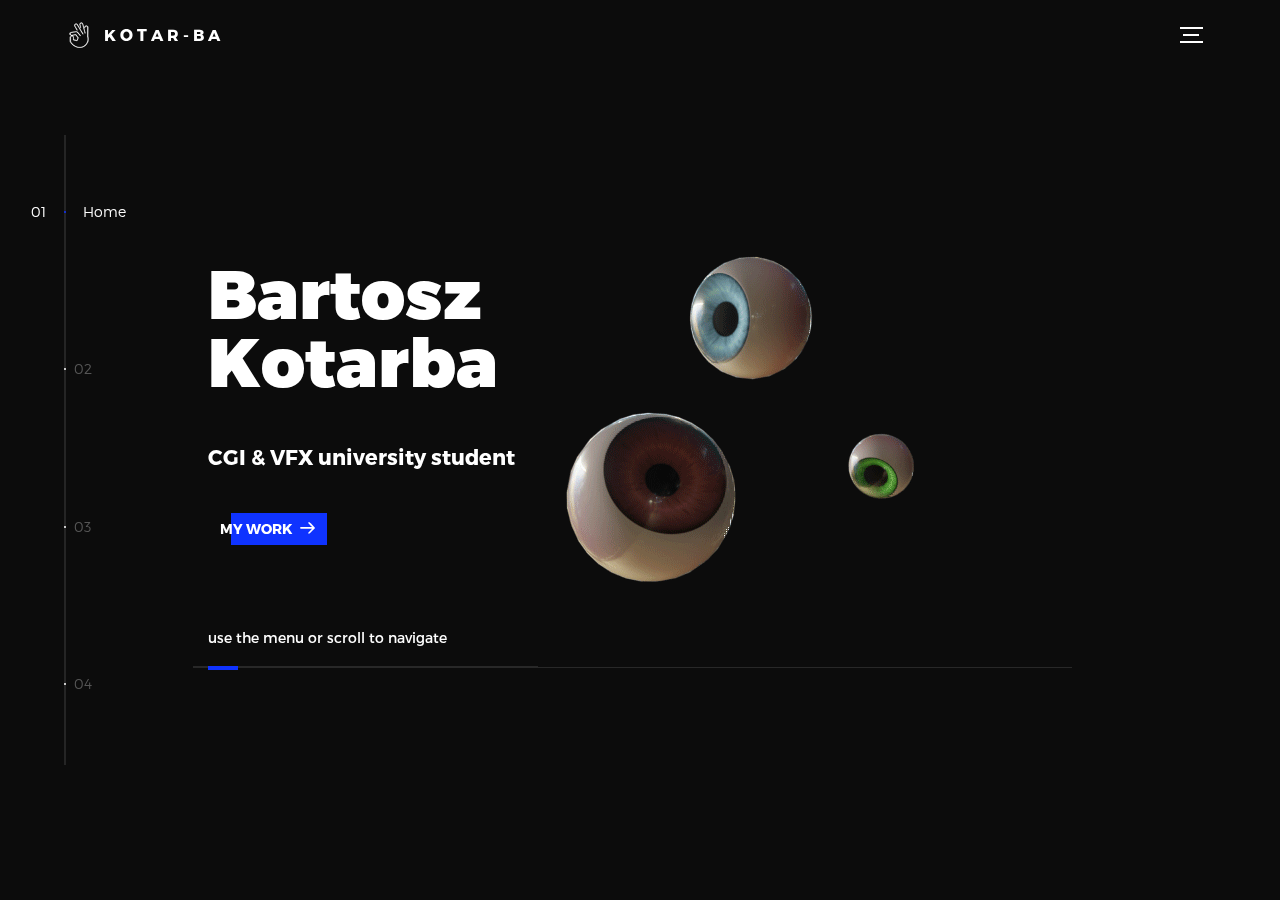
<file: index.html>
<!DOCTYPE html>
<html lang="en">
<head>
  <link rel="icon" href="assets/img/logo.png">
  <title>k o t a r - b a</title>
  <meta charset="utf-8">
  <meta name="viewport" content="width=device-width, initial-scale=1">
  <meta http-equiv="X-UA-Compatible" content="IE=edge">
  <meta name="description" content="HTML5 website template">
  <meta name="keywords" content="global, template, html, sass, jquery">
  <meta name="author" content="Bucky Maler">
  <link rel="stylesheet" href="assets/css/main.css">
</head>
<body>

<!-- notification for small viewports and landscape oriented smartphones -->
<div class="device-notification">
  <a class="device-notification--logo" href="#0">
    <img src="assets/img/logo.png" alt="Global">
    <p>k o t a r - b a</p>
  </a>
  <p class="device-notification--message">Please orient your device to portrait or find a larger screen for this to work properly.</p>
</div>

<div class="perspective effect-rotate-left">
  <div class="container"><div class="outer-nav--return"></div>
    <div id="viewport" class="l-viewport">
      <div class="l-wrapper">
        <header class="header">
          <a class="header--logo" href="index.html">
            <img src="assets/img/logo.png" alt="K">
            <p>k o t a r - b a</p>
          </a>
          <div class="header--nav-toggle">
            <span></span>
          </div>
        </header>
        <nav class="l-side-nav">
          <ul class="side-nav">
            <li class="is-active"><span>Home</span></li>
            <li><span>Work</span></li>
            <li><span>About</span></li>
            <li><span>Contact</span></li>
          </ul>
        </nav>
        <ul class="l-main-content main-content">
          <li class="l-section section section--is-active">
            <div class="intro">
              <div class="intro--banner">
                <h1>Bartosz<br>Kotarba</h1>
                <h2>CGI & VFX university student</h2>
                <br>
                <button class="cta1">my work
                  <svg version="1.1" id="Layer_2" xmlns="http://www.w3.org/2000/svg" xmlns:xlink="http://www.w3.org/1999/xlink" x="0px" y="0px" viewBox="0 0 150 118" style="enable-background:new 0 0 150 118;" xml:space="preserve">
                  <g transform="translate(0.000000,118.000000) scale(0.100000,-0.100000)">
                    <path d="M870,1167c-34-17-55-57-46-90c3-15,81-100,194-211l187-185l-565-1c-431,0-571-3-590-13c-55-28-64-94-18-137c21-20,33-20,597-20h575l-192-193C800,103,794,94,849,39c20-20,39-29,61-29c28,0,63,30,298,262c147,144,272,271,279,282c30,51,23,60-219,304C947,1180,926,1196,870,1167z"/>
                  </g>
                  </svg>
                  <span class="btn-background"></span>
                </button>
                <p><br><br><br>use the menu or scroll to navigate</p>
                <img src="assets/img/eyes.gif" alt="">
              </div>
            </div>
          </li>
          <li class="l-section section">
            <div class="work">
              <h2>What I Do</h2>
              <div class="work--lockup">
                <ul class="slider">
                  <li class="slider--item slider--item-left">
                    <a href="photography.html">
                      <div class="slider--item-image">
                        <img src="assets/img/photography.gif" alt="Photography">
                      </div>
                      <p class="slider--item-title">Photography</p>
                      <p class="slider--item-description">I love shooting pictures just for fun</p>
                    </a>
                  </li>
                  <li class="slider--item slider--item-center">
                    <a href="cgivfx.html">
                      <div class="slider--item-image">
                        <img src="assets/img/cgivfx.gif" alt="CGI & VFX">
                      </div>
                      <p class="slider--item-title">CGI &amp; VFX</p>
                      <p class="slider--item-description">Currently studying at university</p>
                    </a>
                  </li>
                  <li class="slider--item slider--item-right">
                    <a href="videoediting.html">
                      <div class="slider--item-image">
                        <img src="assets/img/videoediting.gif" alt="Video Editing">
                      </div>
                      <p class="slider--item-title">Video Editing</p>
                      <p class="slider--item-description">5 years of video editing experience</p>
                    </a>
                  </li>
                </ul>
                <div class="slider--prev">
                  <svg version="1.1" id="Layer_1" xmlns="http://www.w3.org/2000/svg" xmlns:xlink="http://www.w3.org/1999/xlink" x="0px" y="0px"
                  viewBox="0 0 150 118" style="enable-background:new 0 0 150 118;" xml:space="preserve">
                  <g transform="translate(0.000000,118.000000) scale(0.100000,-0.100000)">
                    <path d="M561,1169C525,1155,10,640,3,612c-3-13,1-36,8-52c8-15,134-145,281-289C527,41,562,10,590,10c22,0,41,9,61,29
                    c55,55,49,64-163,278L296,510h575c564,0,576,0,597,20c46,43,37,109-18,137c-19,10-159,13-590,13l-565,1l182,180
                    c101,99,187,188,193,199c16,30,12,57-12,84C631,1174,595,1183,561,1169z"/>
                  </g>
                  </svg>
                </div>
                <div class="slider--next">
                  <svg version="1.1" id="Layer_1" xmlns="http://www.w3.org/2000/svg" xmlns:xlink="http://www.w3.org/1999/xlink" x="0px" y="0px" viewBox="0 0 150 118" style="enable-background:new 0 0 150 118;" xml:space="preserve">
                  <g transform="translate(0.000000,118.000000) scale(0.100000,-0.100000)">
                    <path d="M870,1167c-34-17-55-57-46-90c3-15,81-100,194-211l187-185l-565-1c-431,0-571-3-590-13c-55-28-64-94-18-137c21-20,33-20,597-20h575l-192-193C800,103,794,94,849,39c20-20,39-29,61-29c28,0,63,30,298,262c147,144,272,271,279,282c30,51,23,60-219,304C947,1180,926,1196,870,1167z"/>
                  </g>
                  </svg>
                </div>
              </div>
            </div>
          </li>
          <li class="l-section section">
            <div class="about">
              <div class="about--banner">
                <h2>I am</h2><h3>an undergraduate university student,<br>
                  studying my second year of CGI & VFX.<br>
                Since a young age I have always been<br>
                fascinated by film-making and topics<br>alike.<br>
                I aim to use my knowledge to create<br>
                content that people can enjoy and<br>appreciate.
              </h3>
                <img src="assets/img/about-visual.png">
              </div>
            </div>
          </li>
          <li class="l-section section">
            <div class="contact">
              <div class="contact--lockup">
                <div class="modal">
                  <div class="modal--information">
                    <p>Based in the UK</p>
                    <p>bartoszkotarba2000@gmail.com</p>
                  </div>
                  <ul class="modal--options">
                    <li><a href="https://www.instagram.com/kotar.ba" target="_blank">Instagram</a></li>
                    <li><a href="mailto:bartoszkotarba2000@gmail.com">Contact me</a></li>
                  </ul>
                </div>
              </div>
            </div>
          </li>
        </ul>
      </div>
    </div>
  </div>
  <ul class="outer-nav">
    <li class="is-active">Home</li>
    <li>Work</li>
    <li>About</li>
    <li>Contact</li>
  </ul>
</div>

<script src="https://ajax.googleapis.com/ajax/libs/jquery/2.2.4/jquery.min.js"></script>
<script>window.jQuery || document.write('<script src="assets/js/vendor/jquery-2.2.4.min.js"><\/script>')</script>
<script src="assets/js/functions-min.js"></script>
<script src="assets/js/functions.js"></script>
</body>
</html>
</file>
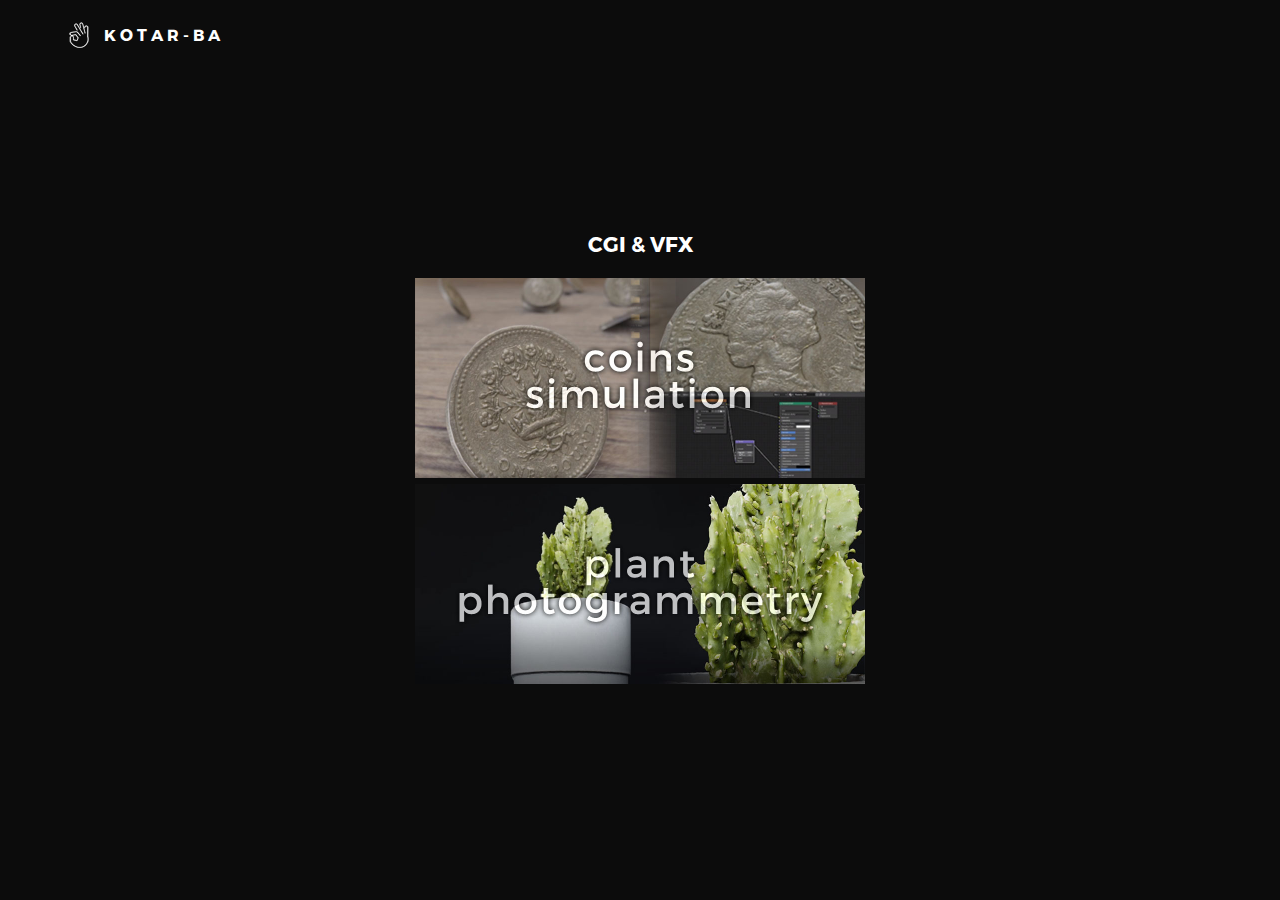
<file: cgivfx.html>
<!DOCTYPE html>
<html lang="en">
<head>
  <link rel="icon" href="assets/img/logo.png">
  <title>k o t a r - b a</title>
  <meta charset="utf-8">
  <meta name="viewport" content="width=device-width, initial-scale=1">
  <meta http-equiv="X-UA-Compatible" content="IE=edge">
  <meta name="description" content="HTML5 website template">
  <meta name="keywords" content="global, template, html, sass, jquery">
  <meta name="author" content="Bucky Maler">
  <link rel="stylesheet" href="assets/css/main.css">
  <style>
  .mydiv {
    display: flex;
    flex-direction: column;
    justify-content: center;
    align-items: center;
    text-align: center;
    min-height: 100vh;
  }

  </style>
</head>

<body>

<!-- notification for small viewports and landscape oriented smartphones -->
<div class="device-notification">
  <a class="device-notification--logo" href="#0">
    <img src="assets/img/logo.png" alt="Global">
    <p>k o t a r - b a</p>
  </a>
  <p class="device-notification--message">Please orient your device to portrait or find a larger screen for this to work properly.</p>
</div>

      <div class="l-wrapper">
        <header class="header">
          <a class="header--logo" href="index.html">
            <img src="assets/img/logo.png" alt="K">
            <p>k o t a r - b a</p>
          </a>
        </header>
          <div class="mydiv">
              <h2>CGI & VFX</h2>  
            <a href="#0" target="_blank">
              <img src="assets/img/cgivfx/cgivfx_2.jpg" width="450" height="200">
            </a>
            <a href="#0" target="_blank">
              <img src="assets/img/cgivfx/cgivfx_1.jpg" width="450" height="200">
            </a>
            
          </div>
</body>
</html>
</file>
<file: assets/css/main.css>
@font-face{font-family:'Montserrat';src:url("fonts/Montserrat-Black.eot");src:local("☺"),url("fonts/Montserrat-Black.woff") format("woff"),url("fonts/Montserrat-Black.ttf") format("truetype"),url("fonts/Montserrat-Black.svg") format("svg");font-weight:900;font-style:normal}@font-face{font-family:'Montserrat';src:url("fonts/Montserrat-Bold.eot");src:local("☺"),url("fonts/Montserrat-Bold.woff") format("woff"),url("fonts/Montserrat-Bold.ttf") format("truetype"),url("fonts/Montserrat-Bold.svg") format("svg");font-weight:700;font-style:normal}@font-face{font-family:'Montserrat';src:url("fonts/Montserrat-Regular.eot");src:local("☺"),url("fonts/Montserrat-Regular.woff") format("woff"),url("fonts/Montserrat-Regular.ttf") format("truetype"),url("fonts/Montserrat-Regular.svg") format("svg");font-weight:400;font-style:normal}@font-face{font-family:'Montserrat';src:url("fonts/Montserrat-Light.eot");src:local("☺"),url("fonts/Montserrat-Light.woff") format("woff"),url("fonts/Montserrat-Light.ttf") format("truetype"),url("fonts/Montserrat-Light.svg") format("svg");font-weight:300;font-style:normal}/*! normalize.css v3.0.2 | MIT License | git.io/normalize */html{font-family:sans-serif;-ms-text-size-adjust:100%;-webkit-text-size-adjust:100%}body{margin:0}article,aside,details,figcaption,figure,footer,header,hgroup,main,menu,nav,section,summary{display:block}audio,canvas,progress,video{display:inline-block;vertical-align:baseline}audio:not([controls]){display:none;height:0}[hidden],template{display:none}a{background-color:transparent}a:active,a:hover{outline:0}abbr[title]{border-bottom:1px dotted}b,strong{font-weight:bold}dfn{font-style:italic}h1{font-size:2em;margin:0.67em 0}mark{background:#ff0;color:#000}small{font-size:80%}sub,sup{font-size:75%;line-height:0;position:relative;vertical-align:baseline}sup{top:-0.5em}sub{bottom:-0.25em}img{border:0}svg:not(:root){overflow:hidden}figure{margin:1em 40px}hr{box-sizing:content-box;height:0}pre{overflow:auto}code,kbd,pre,samp{font-family:monospace, monospace;font-size:1em}button,input,optgroup,select,textarea{color:inherit;font:inherit;margin:0}button{overflow:visible}button,select{text-transform:none}button,html input[type="button"],input[type="reset"],input[type="submit"]{-webkit-appearance:button;cursor:pointer}button[disabled],html input[disabled]{cursor:default}button::-moz-focus-inner,input::-moz-focus-inner{border:0;padding:0}input{line-height:normal}input[type="checkbox"],input[type="radio"]{box-sizing:border-box;padding:0}input[type="number"]::-webkit-inner-spin-button,input[type="number"]::-webkit-outer-spin-button{height:auto}input[type="search"]{-webkit-appearance:textfield;box-sizing:content-box}input[type="search"]::-webkit-search-cancel-button,input[type="search"]::-webkit-search-decoration{-webkit-appearance:none}fieldset{border:1px solid #c0c0c0;margin:0 2px;padding:0.35em 0.625em 0.75em}legend{border:0;padding:0}textarea{overflow:auto}optgroup{font-weight:bold}table{border-collapse:collapse;border-spacing:0}td,th{padding:0}::-moz-selection{background:#FFF498}::selection{background:#FFF498}::-moz-selection{background:#FFF498}img::-moz-selection{background:transparent}img::selection{background:transparent}img::-moz-selection{background:transparent}body{-webkit-tap-highlight-color:#FFF498}body{background-color:#0c0c0c;font-size:14px;line-height:1.6;font-family:"Montserrat",sans-serif;color:#fff;-webkit-font-smoothing:antialiased;-webkit-text-size-adjust:100%}.l-viewport{position:relative;width:100%;height:100vh;box-shadow:0 0 45px 5px rgba(0,0,0,0.85);overflow:hidden}.l-wrapper{position:relative;width:1440px;max-width:90%;height:100%;margin:0 auto}.l-side-nav{position:absolute;left:0;display:-webkit-box;display:-webkit-flex;display:-ms-flexbox;display:flex;height:100%;-webkit-box-align:center;-webkit-align-items:center;-ms-flex-align:center;align-items:center}.l-side-nav::before{content:"";position:absolute;top:50%;left:0;-webkit-transform:translateY(-50%);transform:translateY(-50%);width:2px;height:70%;max-height:750px;background-color:#555;opacity:.35;z-index:10}@media (max-width: 1180px){.l-side-nav{display:none}}.l-main-content{position:relative;width:100%;height:100%;margin:0;padding:0;list-style:none}.l-section{position:absolute;width:100%;height:100%}.device-notification{display:none;position:fixed;top:0;left:0;width:100%;height:100%;-webkit-box-orient:vertical;-webkit-box-direction:normal;-webkit-flex-direction:column;-ms-flex-direction:column;flex-direction:column;-webkit-box-align:center;-webkit-align-items:center;-ms-flex-align:center;-ms-grid-row-align:center;align-items:center;-webkit-box-pack:center;-webkit-justify-content:center;-ms-flex-pack:center;justify-content:center;background-color:#0c0c0c;z-index:12}.device-notification--logo{display:-webkit-box;display:-webkit-flex;display:-ms-flexbox;display:flex;-webkit-box-align:center;-webkit-align-items:center;-ms-flex-align:center;align-items:center;text-decoration:none;color:#fff}.device-notification--logo p{margin:0 0 0 10px;font-size:16px;font-weight:700;text-transform:uppercase}.device-notification--message{width:70%;margin:30px 0 0 0;font-weight:700;text-align:center}@media (max-width: 767px) and (min-width: 601px) and (max-height: 680px){.device-notification{display:-webkit-box;display:-webkit-flex;display:-ms-flexbox;display:flex}}@media (max-width: 600px) and (min-width: 480px) and (max-height: 580px){.device-notification{display:-webkit-box;display:-webkit-flex;display:-ms-flexbox;display:flex}}@media (max-width: 736px) and (min-width: 360px) and (orientation: landscape){.device-notification{display:-webkit-box;display:-webkit-flex;display:-ms-flexbox;display:flex}}@media(max-width: 359px){.device-notification{display:-webkit-box;display:-webkit-flex;display:-ms-flexbox;display:flex}}.section{opacity:0;visibility:hidden;-webkit-transition:opacity .4s ease-in-out,visibility 0s .4s;transition:opacity .4s ease-in-out,visibility 0s .4s}.section--is-active{opacity:1;visibility:visible;z-index:1;-webkit-transition:opacity .4s ease-in-out .4s;transition:opacity .4s ease-in-out .4s}.section--next{-webkit-transform:translateY(-45px);transform:translateY(-45px);-webkit-transition:-webkit-transform .4s ease-in-out;transition:-webkit-transform .4s ease-in-out;transition:transform .4s ease-in-out;transition:transform .4s ease-in-out, -webkit-transform .4s ease-in-out}.section--prev{-webkit-transform:translateY(45px);transform:translateY(45px);-webkit-transition:-webkit-transform .4s ease-in-out;transition:-webkit-transform .4s ease-in-out;transition:transform .4s ease-in-out;transition:transform .4s ease-in-out, -webkit-transform .4s ease-in-out}.header{position:absolute;top:0;left:0;display:-webkit-box;display:-webkit-flex;display:-ms-flexbox;display:flex;width:100%;height:70px;-webkit-box-align:center;-webkit-align-items:center;-ms-flex-align:center;align-items:center;-webkit-box-pack:justify;-webkit-justify-content:space-between;-ms-flex-pack:justify;justify-content:space-between;z-index:10}.header--logo{display:-webkit-box;display:-webkit-flex;display:-ms-flexbox;display:flex;-webkit-box-align:center;-webkit-align-items:center;-ms-flex-align:center;align-items:center;text-decoration:none;color:#fff}.header--logo p{margin:0 0 0 10px;font-size:16px;font-weight:700;text-transform:uppercase}.header--nav-toggle{display:-webkit-box;display:-webkit-flex;display:-ms-flexbox;display:flex;width:50px;height:50px;-webkit-box-orient:vertical;-webkit-box-direction:normal;-webkit-flex-direction:column;-ms-flex-direction:column;flex-direction:column;-webkit-box-align:center;-webkit-align-items:center;-ms-flex-align:center;align-items:center;-webkit-box-pack:center;-webkit-justify-content:center;-ms-flex-pack:center;justify-content:center;cursor:pointer}.header--nav-toggle span,.header--nav-toggle::before,.header--nav-toggle::after{content:"";position:relative;width:16px;height:2px;background-color:#fff}.header--nav-toggle::before{bottom:5px;width:23px}.header--nav-toggle::after{top:5px;width:23px}.header--cta{position:absolute;top:50%;left:50%;-webkit-transform:translate(-50%, -50%);transform:translate(-50%, -50%);padding:0 20px;line-height:30px;text-decoration:none;color:#fff;font-weight:700;text-transform:uppercase;background-color:#0f33ff;border:none;opacity:0;visibility:hidden;-webkit-transition:opacity .4s ease-in-out,visibility 0s .4s;transition:opacity .4s ease-in-out,visibility 0s .4s}.header--cta:focus{outline:none}.header--cta.is-active{opacity:1;visibility:visible;-webkit-transition:opacity .4s ease-in-out .4s;transition:opacity .4s ease-in-out .4s}@media (max-width: 767px){.header--cta{display:none}}.side-nav{position:relative;display:-webkit-box;display:-webkit-flex;display:-ms-flexbox;display:flex;width:100px;height:70%;max-height:750px;-webkit-box-orient:vertical;-webkit-box-direction:normal;-webkit-flex-direction:column;-ms-flex-direction:column;flex-direction:column;-webkit-justify-content:space-around;-ms-flex-pack:distribute;justify-content:space-around;margin:0;padding:0;list-style-position:inside;z-index:10}.side-nav>li{position:relative;top:-5px;color:#fff;font-size:6px;cursor:pointer}.side-nav>li span{position:relative;top:3px;left:10px;color:#fff;font-size:14px;font-weight:300;opacity:0;visibility:hidden}.side-nav>li::before{position:absolute;top:3px;left:10px;color:#555;font-size:14px;font-weight:300}.side-nav li:nth-child(1)::before{content:"01"}.side-nav li:nth-child(2)::before{content:"02"}.side-nav li:nth-child(3)::before{content:"03"}.side-nav li:nth-child(4)::before{content:"04"}.side-nav li:nth-child(5)::before{content:"05"}.side-nav li.is-active{color:#0f33ff;-webkit-transition:color .4s ease-in-out;transition:color .4s ease-in-out}.side-nav li.is-active span{opacity:1;visibility:visible;-webkit-transition:opacity .4s ease-in-out;transition:opacity .4s ease-in-out}.side-nav li.is-active::before{left:-33px;color:#fff}.intro{position:relative;display:-webkit-box;display:-webkit-flex;display:-ms-flexbox;display:flex;width:900px;max-width:75%;height:100%;-webkit-box-orient:vertical;-webkit-box-direction:normal;-webkit-flex-direction:column;-ms-flex-direction:column;flex-direction:column;-webkit-box-pack:center;-webkit-justify-content:center;-ms-flex-pack:center;justify-content:center;margin:0 auto}@media (max-width: 1180px){.intro{max-width:100%}}.intro--banner{position:relative;height:475px}.intro--banner::before{content:"";position:absolute;bottom:20px;left:-15px;right:0;height:2px;background-color:#282828}.intro--banner::after{content:"";position:absolute;bottom:18px;left:0;width:30px;height:4px;background-color:#0f33ff}.intro--banner h1{position:relative;font-size:68px;font-weight:900;line-height:1;z-index:1}.intro--banner button{position:relative;padding:5px 17px 5px 12px;font-weight:700;text-transform:uppercase;background-color:transparent;border:none}.intro--banner button .btn-background{position:absolute;top:0;left:23px;right:0;height:100%;background-color:#0f33ff;z-index:-1;-webkit-transition:left .2s ease-in-out;transition:left .2s ease-in-out}.intro--banner button:hover .btn-background{left:0}.intro--banner button:focus{outline:none}.intro--banner button svg{position:relative;left:5px;width:15px;fill:#fff}.intro--banner img{position:absolute;bottom:21px;right:-12px}.intro--options{display:-webkit-box;display:-webkit-flex;display:-ms-flexbox;display:flex;-webkit-box-pack:justify;-webkit-justify-content:space-between;-ms-flex-pack:justify;justify-content:space-between;margin:0;padding:0;list-style:none}.intro--options>a{max-width:250px;text-decoration:none;color:#282828;-webkit-transition:color .2s ease-in-out;transition:color .2s ease-in-out}.intro--options>a:hover{color:#fff}.intro--options h3{font-size:16px;text-transform:uppercase}.intro--options p{margin-bottom:0}@media (max-width: 900px){.intro--banner{height:380px}.intro--banner h1{font-size:55px}.intro--banner img{width:430px}.intro--options>a{margin-right:30px}.intro--options>a:last-child{margin-right:0}}@media (max-width: 767px){.intro--banner{height:305px}.intro--banner h1{font-size:44px}.intro--banner img{width:330px}.intro--options{display:block}.intro--options>a{display:block;max-width:100%;margin:0 0 30px 0}.intro--options>a:last-child{margin-bottom:0}}@media (max-width: 600px){.intro--banner{height:360px}.intro--banner h1{font-size:55px}.intro--banner img{display:none}}@media (max-width: 600px) and (max-height: 750px){.intro--banner{height:auto}.intro--banner::before,.intro--banner::after{display:none}.intro--banner h1{margin-top:0}.intro--options{display:none}}.work{position:relative;display:-webkit-box;display:-webkit-flex;display:-ms-flexbox;display:flex;width:960px;max-width:80%;height:100%;-webkit-box-orient:vertical;-webkit-box-direction:normal;-webkit-flex-direction:column;-ms-flex-direction:column;flex-direction:column;-webkit-box-pack:center;-webkit-justify-content:center;-ms-flex-pack:center;justify-content:center;margin:0 auto}@media (max-width: 1180px){.work{max-width:100%}}.work h2{margin:0 0 20px 0;font-size:30px;text-align:center}.work--lockup{position:relative}.work--lockup .slider{position:relative;display:-webkit-box;display:-webkit-flex;display:-ms-flexbox;display:flex;width:80%;margin:0 auto;padding:0;list-style:none}.work--lockup .slider--item{position:absolute;display:none;text-align:center}.work--lockup .slider--item a{text-decoration:none;color:#858585}.work--lockup .slider--item-title{margin-top:10px;font-size:12px;font-weight:700;text-transform:uppercase}.work--lockup .slider--item-description{display:none;max-width:250px;margin:0 auto}.work--lockup .slider--item-image{width:150px;height:150px;margin:0 auto;border-radius:50%;overflow:hidden}.work--lockup .slider--item-image img{width:100%}.work--lockup .slider--item-left{top:50%;left:0;-webkit-transform:translateY(-50%);transform:translateY(-50%);display:block}.work--lockup .slider--item-right{top:50%;right:0;-webkit-transform:translateY(-50%);transform:translateY(-50%);display:block}.work--lockup .slider--item-center{position:relative;top:30px;left:50%;-webkit-transform:translateX(-50%);transform:translateX(-50%);display:block}.work--lockup .slider--item-center a{color:#fff}.work--lockup .slider--item-center .slider--item-title{margin-top:25px;font-size:16px}.work--lockup .slider--item-center .slider--item-description{display:block}.work--lockup .slider--item-center .slider--item-image{width:300px;height:300px}.work--lockup .slider--next,.work--lockup .slider--prev{position:absolute;top:160px;display:-webkit-box;display:-webkit-flex;display:-ms-flexbox;display:flex;width:50px;height:50px;-webkit-box-align:center;-webkit-align-items:center;-ms-flex-align:center;align-items:center;-webkit-box-pack:center;-webkit-justify-content:center;-ms-flex-pack:center;justify-content:center;background-color:#282828;border-radius:50%;cursor:pointer}.work--lockup .slider--next svg,.work--lockup .slider--prev svg{width:20px;fill:#fff}.work--lockup .slider--next{right:0}.work--lockup .slider--prev{left:0}@media (max-width: 900px){.work--lockup .slider--item-image{width:120px;height:120px}.work--lockup .slider--item-center .slider--item-image{width:240px;height:240px}.work--lockup .slider--next,.work--lockup .slider--prev{top:130px}}@media (max-width: 767px){.work--lockup .slider{width:75%}.work--lockup .slider--item-image{width:90px;height:90px}.work--lockup .slider--item-center .slider--item-image{width:190px;height:190px}.work--lockup .slider--next,.work--lockup .slider--prev{top:105px}}@media (max-width: 600px){.work--lockup .slider{width:auto}.work--lockup .slider--item-left,.work--lockup .slider--item-right{display:none}}.about{position:relative;display:-webkit-box;display:-webkit-flex;display:-ms-flexbox;display:flex;width:900px;max-width:75%;height:100%;-webkit-box-orient:vertical;-webkit-box-direction:normal;-webkit-flex-direction:column;-ms-flex-direction:column;flex-direction:column;-webkit-box-pack:center;-webkit-justify-content:center;-ms-flex-pack:center;justify-content:center;margin:0 auto}@media (max-width: 1180px){.about{max-width:100%}}.about--banner{position:relative;height:475px}.about--banner::before{content:"";position:absolute;top:20px;left:200px;-webkit-transform:rotate(-25deg);transform:rotate(-25deg);border:5px solid #0f33ff;border-right-color:transparent;border-bottom-color:transparent}.about--banner::after{content:"";position:absolute;top:75px;left:400px;-webkit-transform:rotate(45deg);transform:rotate(45deg);width:10px;height:10px;background-color:#0f33ff}.about--banner h2{position:relative;margin-top:35px;font-size:68px;font-weight:900;line-height:1;z-index:1}.about--banner h2::before{content:"";position:absolute;top:60px;left:268px;width:30px;height:30px;background-color:#0f33ff;border-radius:50%}.about--banner h2::after{content:"";position:absolute;top:255px;left:255px;width:10px;height:10px;background-color:#0f33ff}.about--banner a{padding:5px 17px 5px 0;text-decoration:none;color:#fff;font-weight:700;text-transform:uppercase;background-color:transparent}.about--banner a:hover svg{left:10px}.about--banner a svg{position:relative;left:5px;width:15px;fill:#fff;-webkit-transition:left .2s ease-in-out;transition:left .2s ease-in-out}.about--banner img{position:absolute;bottom:-90px;right:-12px}.about--options{display:-webkit-box;display:-webkit-flex;display:-ms-flexbox;display:flex;max-width:600px;-webkit-box-pack:justify;-webkit-justify-content:space-between;-ms-flex-pack:justify;justify-content:space-between;margin:0;padding:0;list-style:none}.about--options>a{position:relative;width:150px;height:75px;text-decoration:none;color:#fff;border:10px solid #0f33ff;background-position:center;background-size:cover;background-repeat:no-repeat}.about--options>a:nth-child(1){background-image:url("../img/about-winners.jpg")}.about--options>a:nth-child(2){background-image:url("../img/about-philosophy.jpg")}.about--options>a:nth-child(3){background-image:url("../img/about-history.jpg")}.about--options>a:hover h3{bottom:-50px}.about--options h3{position:absolute;bottom:-38px;left:10px;font-size:16px;text-transform:uppercase;-webkit-transition:bottom .2s ease-in-out,left .2s ease-in-out;transition:bottom .2s ease-in-out,left .2s ease-in-out}@media (max-width: 767px){.about--banner{height:305px}.about--banner::before{top:0;left:125px}.about--banner::after{top:35px;left:260px}.about--banner h2{margin-top:10px;font-size:44px}.about--banner h2::before{top:28px;left:168px}.about--banner h2::after{top:163px;left:163px}.about--banner img{width:315px}}@media (max-width: 600px){.about--banner{height:auto}.about--banner::before{left:155px}.about--banner::after{left:310px}.about--banner h2{margin-top:0;font-size:55px}.about--banner h2::before{top:43px;left:214px}.about--banner h2::after{top:205px;left:205px}.about--banner img{display:none}.about--options{display:none}}.contact{position:fixed;top:0;left:0;width:100%;height:100%;background-image:url("../img/contact-visual.png");background-position:center;background-size:cover;background-repeat:no-repeat}.contact--lockup{position:relative;display:-webkit-box;display:-webkit-flex;display:-ms-flexbox;display:flex;width:900px;max-width:75%;height:100%;-webkit-box-align:center;-webkit-align-items:center;-ms-flex-align:center;align-items:center;-webkit-box-pack:end;-webkit-justify-content:flex-end;-ms-flex-pack:end;justify-content:flex-end;margin:0 auto}@media (max-width: 1180px){.contact--lockup{max-width:90%}}@media (max-width: 767px){.contact--lockup{-webkit-box-pack:center;-webkit-justify-content:center;-ms-flex-pack:center;justify-content:center}}.contact--lockup .modal{padding:45px 45px;text-align:center;background-color:#0c0c0c;box-shadow:0 0 30px 0 rgba(0,0,0,0.75)}.contact--lockup .modal--information p,.contact--lockup .modal--information a{display:block;margin:14px 0;text-decoration:none;color:#fff;font-weight:700}.contact--lockup .modal--information p{margin-top:0}.contact--lockup .modal--options{margin:0;padding:0;list-style:none}.contact--lockup .modal--options>li{width:130px;margin:0 auto 25px auto}.contact--lockup .modal--options li:nth-child(1){background-color:#1769ff}.contact--lockup .modal--options li:nth-child(2){background-color:#ea4c89}.contact--lockup .modal--options li:nth-child(3){margin-bottom:0;background-color:#0f33ff;text-transform:uppercase}.contact--lockup .modal--options a{display:block;width:100%;padding:8px 0;text-decoration:none;color:#fff;font-weight:700}.hire{position:relative;display:-webkit-box;display:-webkit-flex;display:-ms-flexbox;display:flex;width:700px;max-width:75%;height:100%;-webkit-box-orient:vertical;-webkit-box-direction:normal;-webkit-flex-direction:column;-ms-flex-direction:column;flex-direction:column;-webkit-box-pack:center;-webkit-justify-content:center;-ms-flex-pack:center;justify-content:center;margin:0 auto}@media (max-width: 1180px){.hire{max-width:100%}}.hire h2{margin:0 0 20px 0;font-size:30px;text-align:center}.work-request{display:-webkit-box;display:-webkit-flex;display:-ms-flexbox;display:flex;width:100%;-webkit-box-orient:vertical;-webkit-box-direction:normal;-webkit-flex-direction:column;-ms-flex-direction:column;flex-direction:column;-webkit-box-align:center;-webkit-align-items:center;-ms-flex-align:center;align-items:center;color:#fff}.work-request input[type="submit"]{width:400px;max-width:100%;line-height:50px;font-size:16px;font-weight:700;text-transform:uppercase;background-color:#0f33ff;border:none;border-radius:0}.work-request input[type="submit"]:focus{outline:none}.work-request--options{display:-webkit-box;display:-webkit-flex;display:-ms-flexbox;display:flex;width:100%;-webkit-box-orient:vertical;-webkit-box-direction:normal;-webkit-flex-direction:column;-ms-flex-direction:column;flex-direction:column;-webkit-box-align:center;-webkit-align-items:center;-ms-flex-align:center;align-items:center;margin:30px 0}.work-request--options .options-a{display:-webkit-box;display:-webkit-flex;display:-ms-flexbox;display:flex;width:100%;-webkit-box-pack:justify;-webkit-justify-content:space-between;-ms-flex-pack:justify;justify-content:space-between}.work-request--options .options-b{display:-webkit-box;display:-webkit-flex;display:-ms-flexbox;display:flex;width:72%;-webkit-flex-wrap:wrap;-ms-flex-wrap:wrap;flex-wrap:wrap;-webkit-justify-content:space-around;-ms-flex-pack:distribute;justify-content:space-around}.work-request--options label{display:block;width:200px;margin-bottom:30px;line-height:50px;font-size:16px;font-weight:700;text-align:center;border:2px solid #fff;cursor:pointer;-webkit-transition:background-color .2s ease-in-out,border-color .2s ease-in-out;transition:background-color .2s ease-in-out,border-color .2s ease-in-out}.work-request--options label svg{position:relative;left:-5px;width:0;fill:#fff;-webkit-transition:width .2s ease-in-out;transition:width .2s ease-in-out}.work-request--options input[type="checkbox"]{display:none}.work-request--options input[type="checkbox"]:checked+label{background-color:#0f33ff;border-color:#0f33ff}.work-request--options input[type="checkbox"]:checked+label svg{width:15px}.work-request--information{display:-webkit-box;display:-webkit-flex;display:-ms-flexbox;display:flex;width:100%;-webkit-box-pack:justify;-webkit-justify-content:space-between;-ms-flex-pack:justify;justify-content:space-between;margin-bottom:60px}.work-request--information .information-name,.work-request--information .information-email{position:relative;width:45%;height:50px;font-size:30px;font-weight:300}.work-request--information input[type="text"],.work-request--information input[type="email"]{width:100%;padding:0 0 5px 0;background-color:transparent;border:none;border-bottom:1px solid #fff;border-radius:0}.work-request--information input[type="text"]:focus,.work-request--information input[type="email"]:focus{outline:none;background-color:#0c0c0c}.work-request--information label{position:absolute;top:0;left:0;pointer-events:none;-webkit-transition:top .2s ease-in-out,font-size .2s ease-in-out;transition:top .2s ease-in-out,font-size .2s ease-in-out}.work-request--information input:focus+label,.work-request--information input.has-value+label{top:-15px;font-size:14px}@media (max-width: 767px){.work-request--options{-webkit-box-orient:horizontal;-webkit-box-direction:normal;-webkit-flex-direction:row;-ms-flex-direction:row;flex-direction:row;-webkit-justify-content:space-around;-ms-flex-pack:distribute;justify-content:space-around}.work-request--options .options-a,.work-request--options .options-b{display:block;width:auto}}@media (max-width: 600px){.work-request--options{margin:20px 0}}@media (max-width: 600px) and (max-width: 415px){.work-request--options{-webkit-box-pack:justify;-webkit-justify-content:space-between;-ms-flex-pack:justify;justify-content:space-between}}@media (max-width: 600px){.work-request--options label{width:150px;margin-bottom:15px;font-size:14px}.work-request--options input[type="checkbox"]:checked+label svg{width:12px}.work-request--information{margin-bottom:30px}.work-request--information .information-name,.work-request--information .information-email{height:40px;font-size:24px}}.perspective{position:relative;width:100%;height:100%;overflow:hidden}.perspective--modalview{position:fixed;-webkit-perspective:1500px;perspective:1500px}.container{position:relative;-webkit-transform:translateZ(0) translateX(0) rotateY(0deg);transform:translateZ(0) translateX(0) rotateY(0deg);min-height:100%;outline:30px solid #0f33ff;-webkit-transition:-webkit-transform .4s;transition:-webkit-transform .4s;transition:transform .4s;transition:transform .4s, -webkit-transform .4s}.modalview .container{position:absolute;width:100%;height:100%;overflow:hidden;-webkit-backface-visibility:hidden;backface-visibility:hidden}.effect-rotate-left .container{-webkit-transform-origin:0% 50%;transform-origin:0% 50%;-webkit-transition:-webkit-transform .4s;transition:-webkit-transform .4s;transition:transform .4s;transition:transform .4s, -webkit-transform .4s}.effect-rotate-left--animate .container{-webkit-transform:translateZ(-1800px) translateX(-50%) rotateY(45deg);transform:translateZ(-1800px) translateX(-50%) rotateY(45deg);outline:30px solid #0f33ff}.outer-nav{position:absolute;top:50%;left:55%;-webkit-transform:translateY(-50%);transform:translateY(-50%);-webkit-transform-style:preserve-3d;transform-style:preserve-3d;margin:0;padding:0;list-style:none;text-align:center;visibility:hidden;-webkit-transition:visibility 0s .2s;transition:visibility 0s .2s}.outer-nav.is-vis{visibility:visible}.outer-nav--return{position:absolute;top:0;left:0;width:100%;height:100%;display:none;cursor:pointer;z-index:11}.outer-nav--return.is-vis{display:block}.outer-nav>li{-webkit-transform-style:preserve-3d;transform-style:preserve-3d;-webkit-transform:translateX(350px) translateZ(-1000px);transform:translateX(350px) translateZ(-1000px);font-size:55px;font-weight:900;opacity:0;cursor:pointer;-webkit-transition:opacity .2s,-webkit-transform .2s;transition:opacity .2s,-webkit-transform .2s;transition:transform .2s,opacity .2s;transition:transform .2s,opacity .2s,-webkit-transform .2s}.outer-nav>li.is-vis{-webkit-transform:translateX(0) translateZ(0);transform:translateX(0) translateZ(0);opacity:1;-webkit-transition:opacity .4s,-webkit-transform .4s;transition:opacity .4s,-webkit-transform .4s;transition:transform .4s,opacity .4s;transition:transform .4s,opacity .4s,-webkit-transform .4s}.outer-nav>li::before{content:"";position:absolute;top:50%;left:50%;-webkit-transform:translate(-50%, -25%);transform:translate(-50%, -25%);width:110%;height:15px;opacity:0;background-color:#0f33ff}.outer-nav>li.is-active::before{opacity:1}@media (max-width: 767px){.outer-nav>li{font-size:44px}}@media (max-width: 600px){.outer-nav>li{font-size:34px}}.outer-nav li.is-vis:nth-child(2){-webkit-transition-delay:.04s;transition-delay:.04s}.outer-nav li.is-vis:nth-child(3){-webkit-transition-delay:.08s;transition-delay:.08s}.outer-nav li.is-vis:nth-child(4){-webkit-transition-delay:.12s;transition-delay:.12s}.outer-nav li.is-vis:nth-child(5){-webkit-transition-delay:.16s;transition-delay:.16s}
</file>
